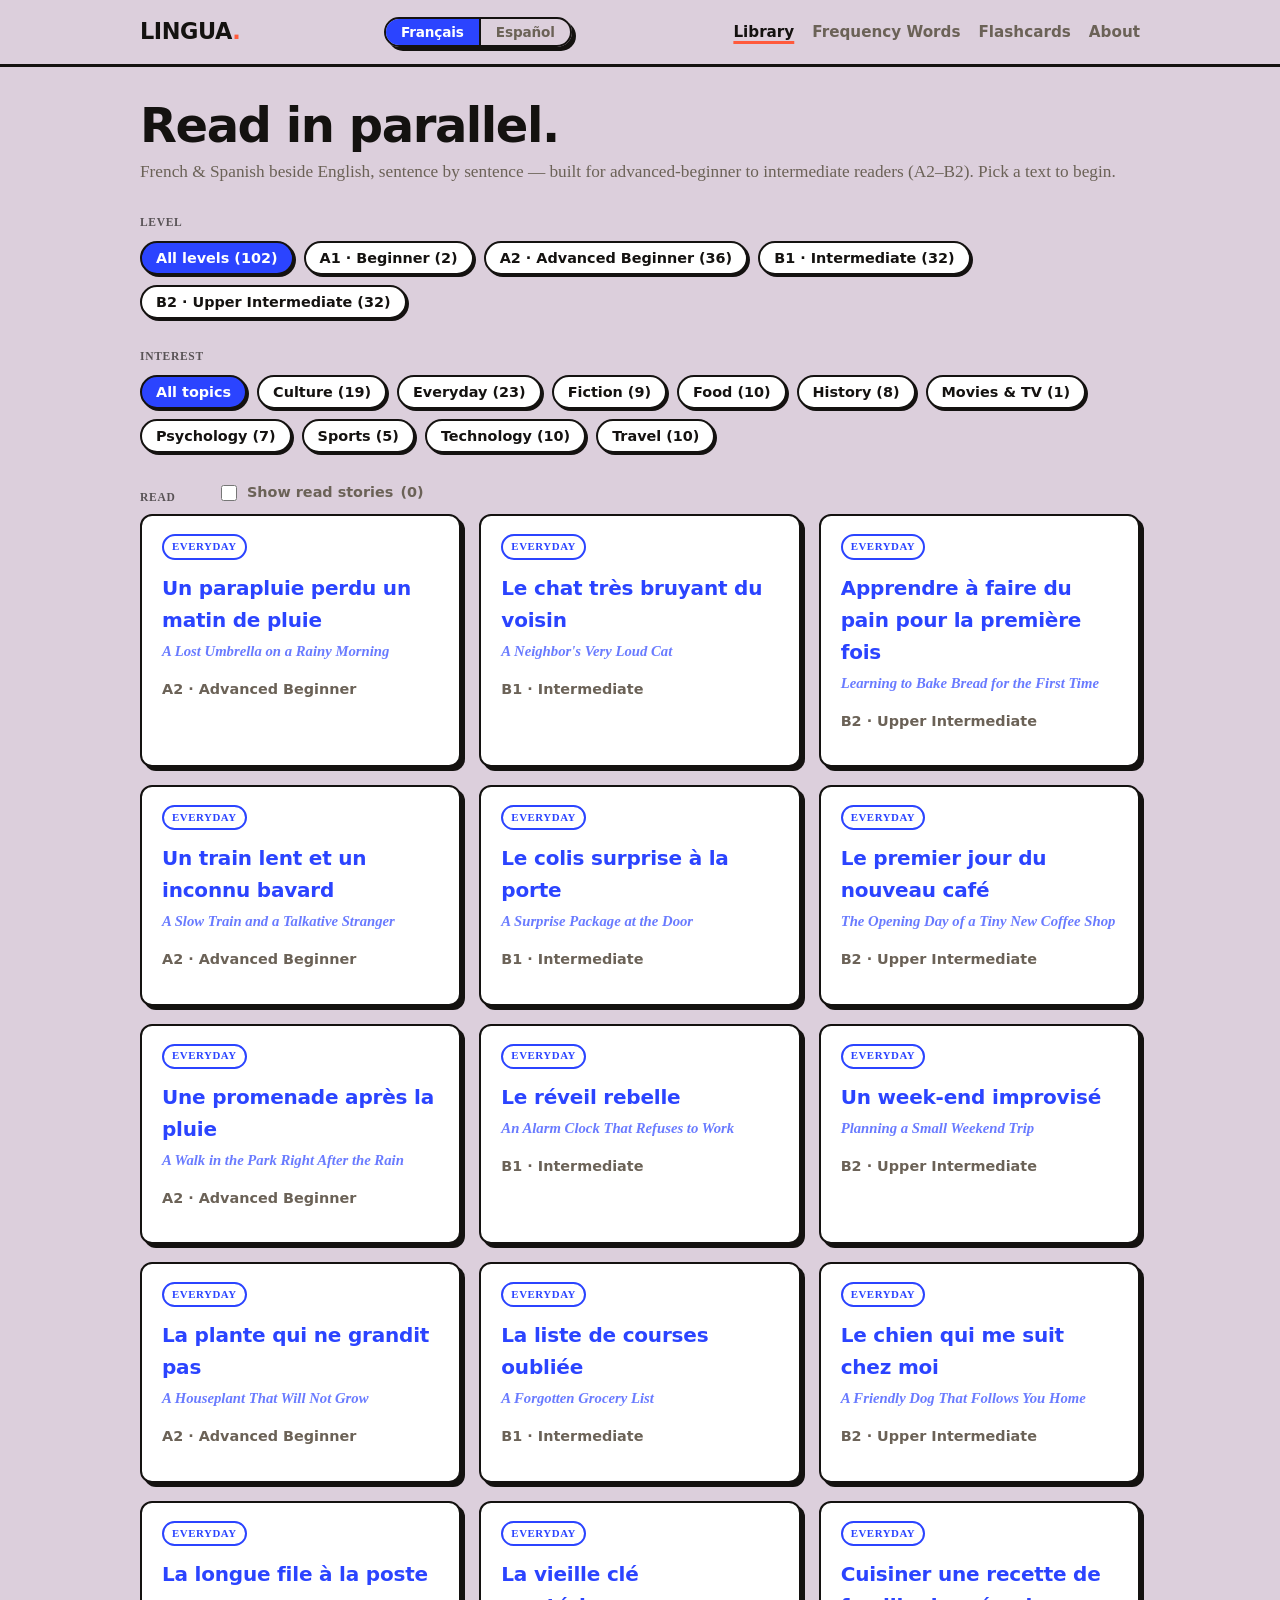
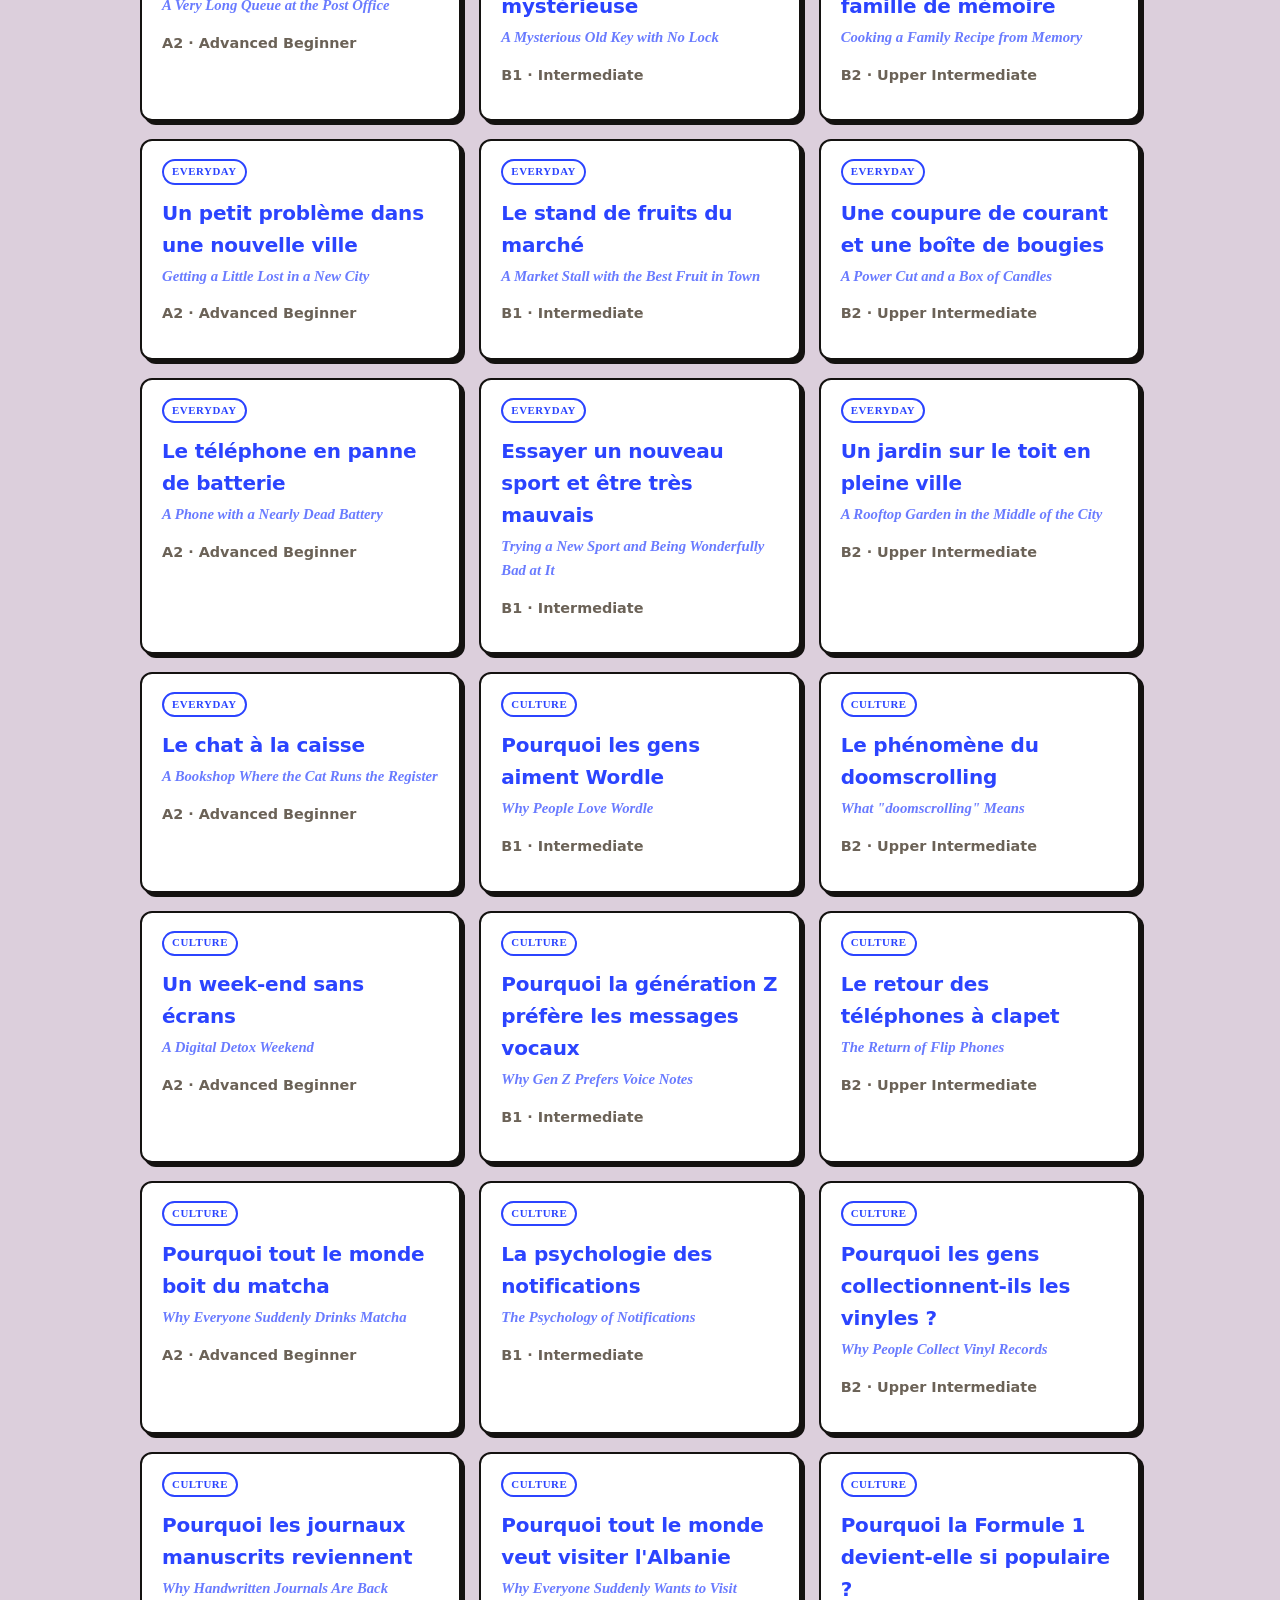
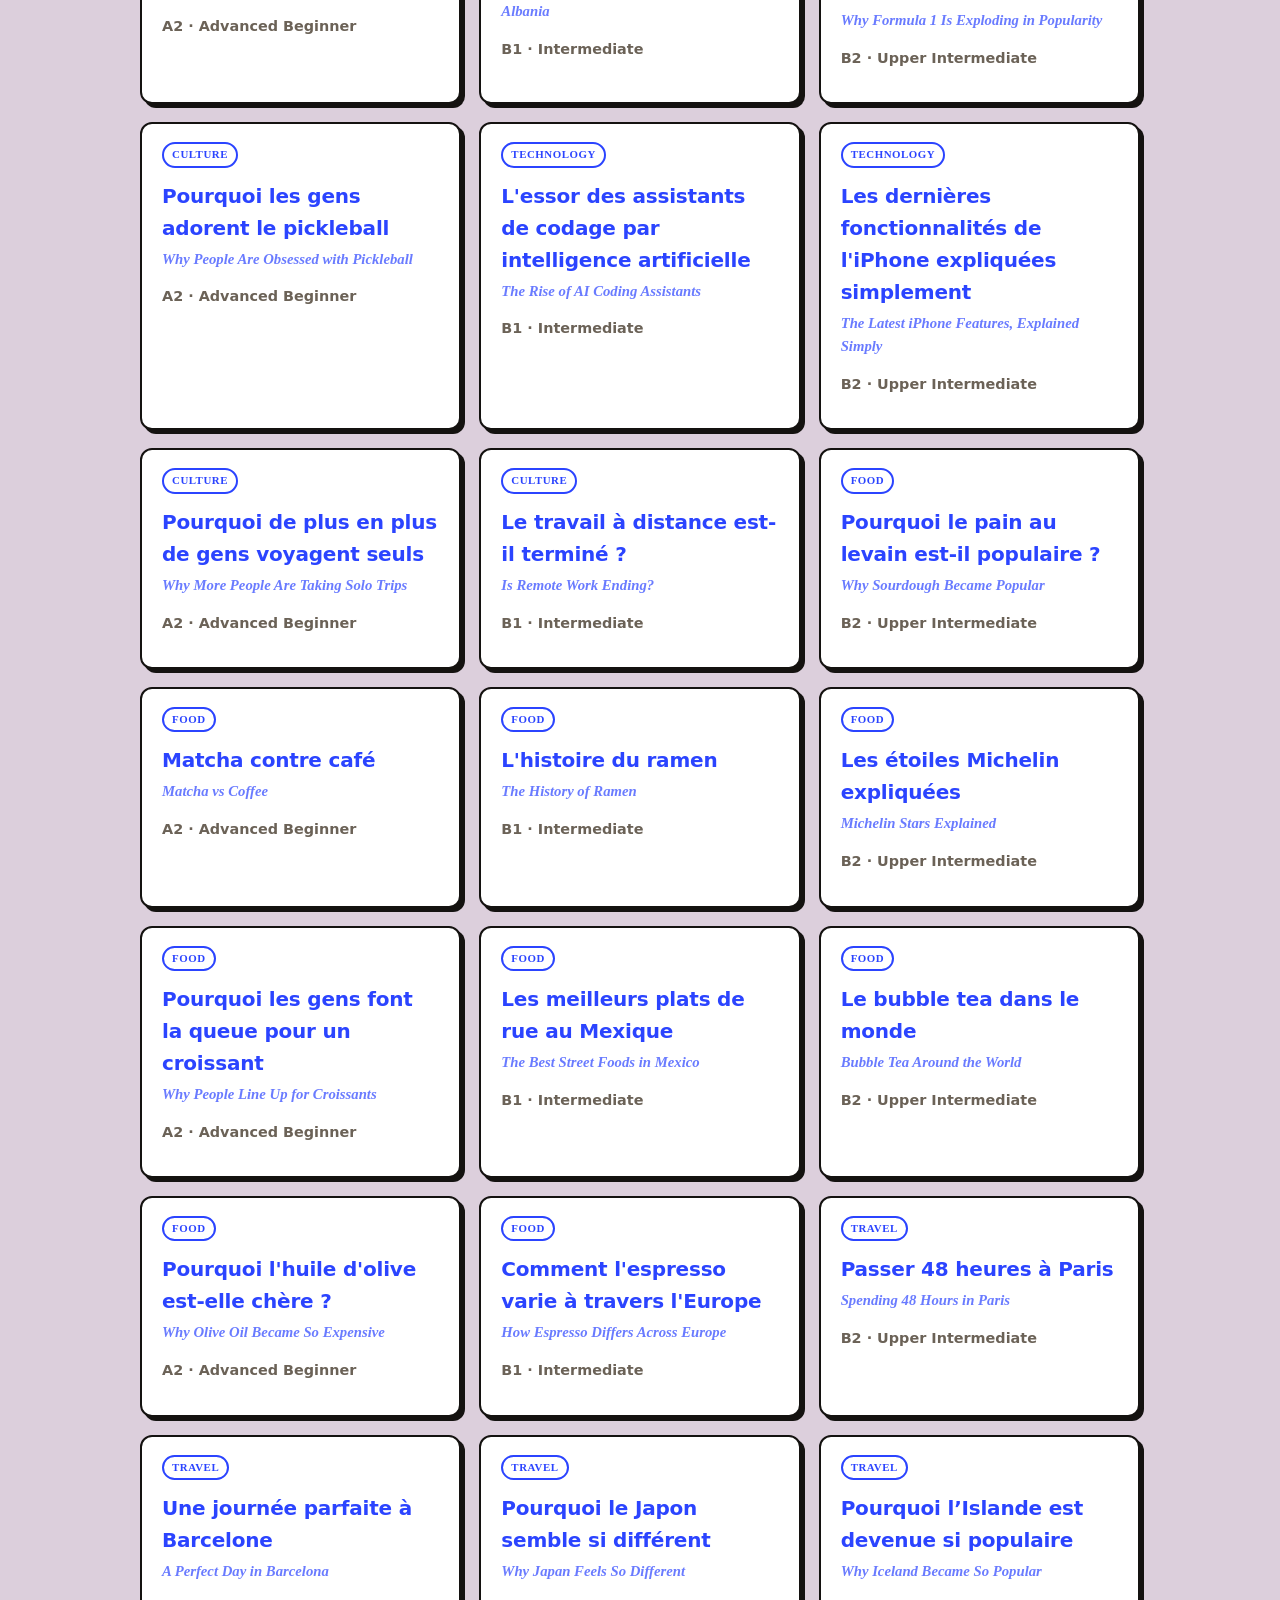
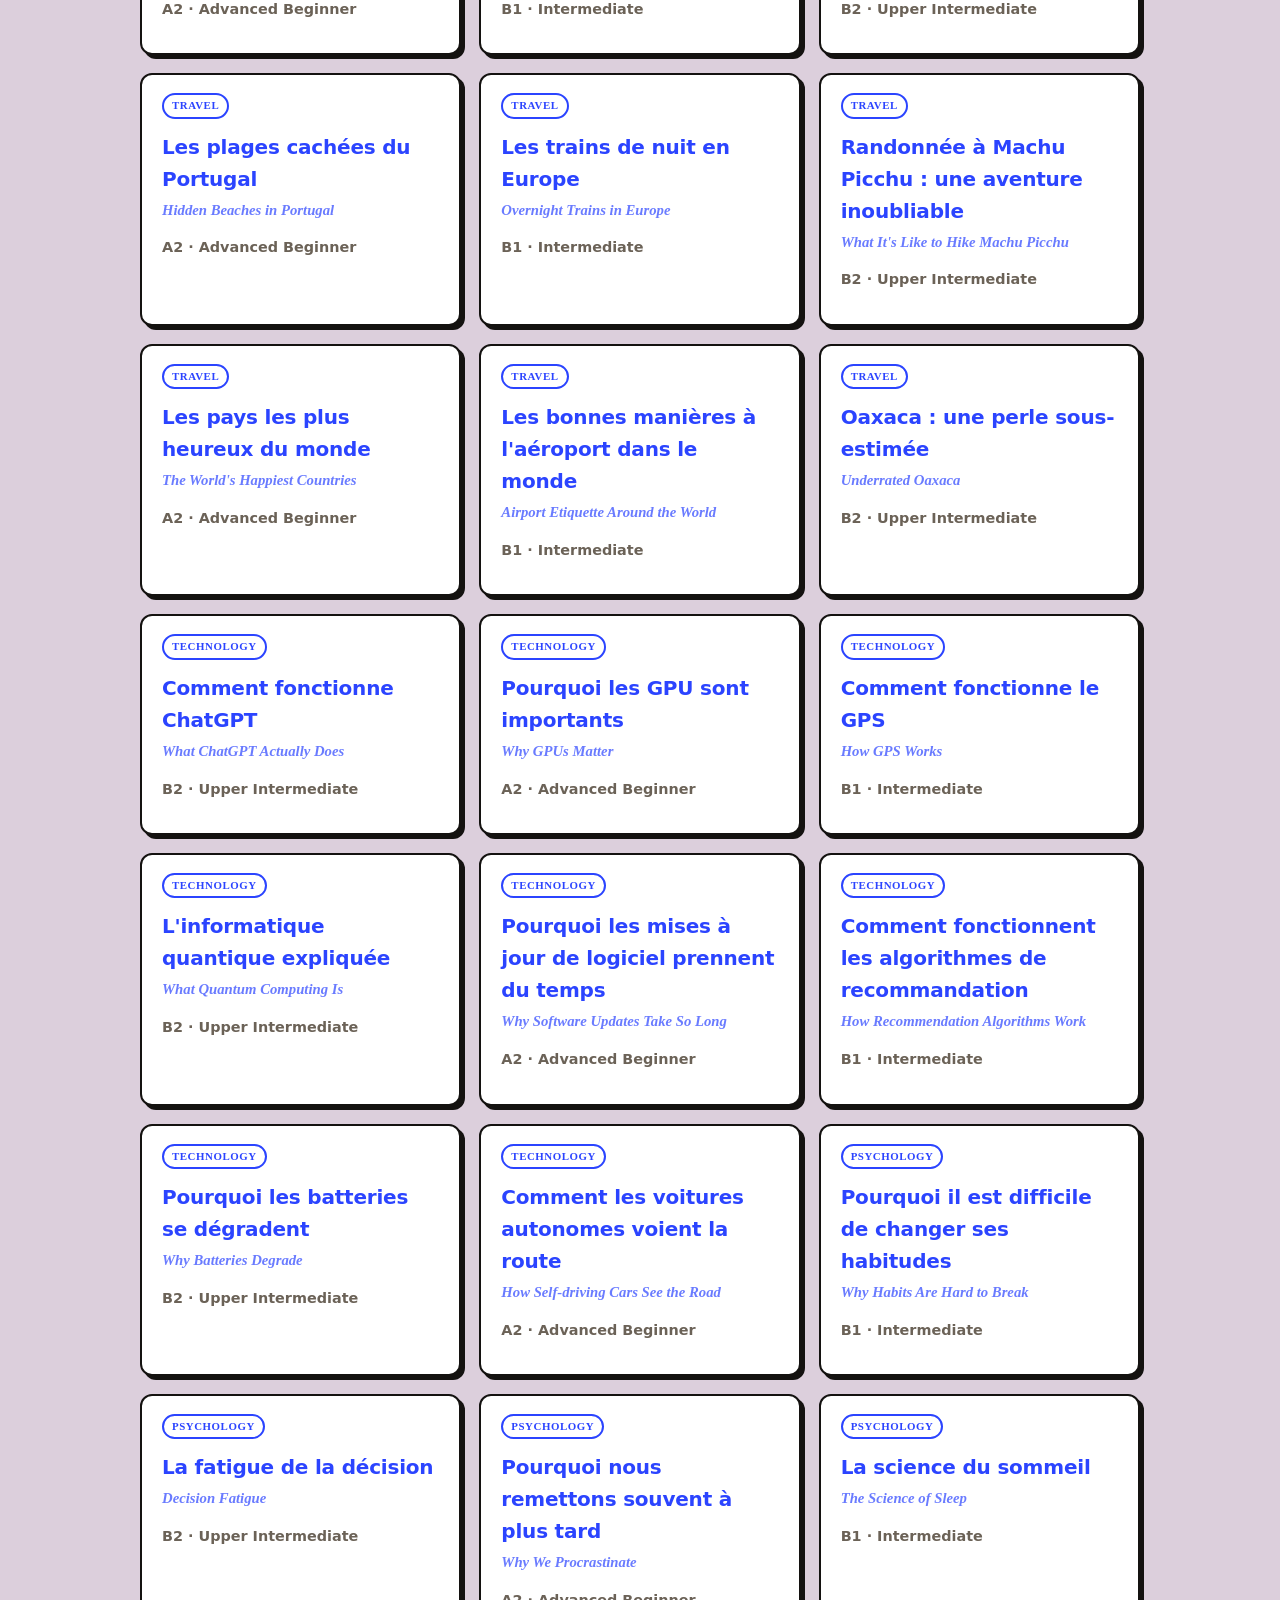
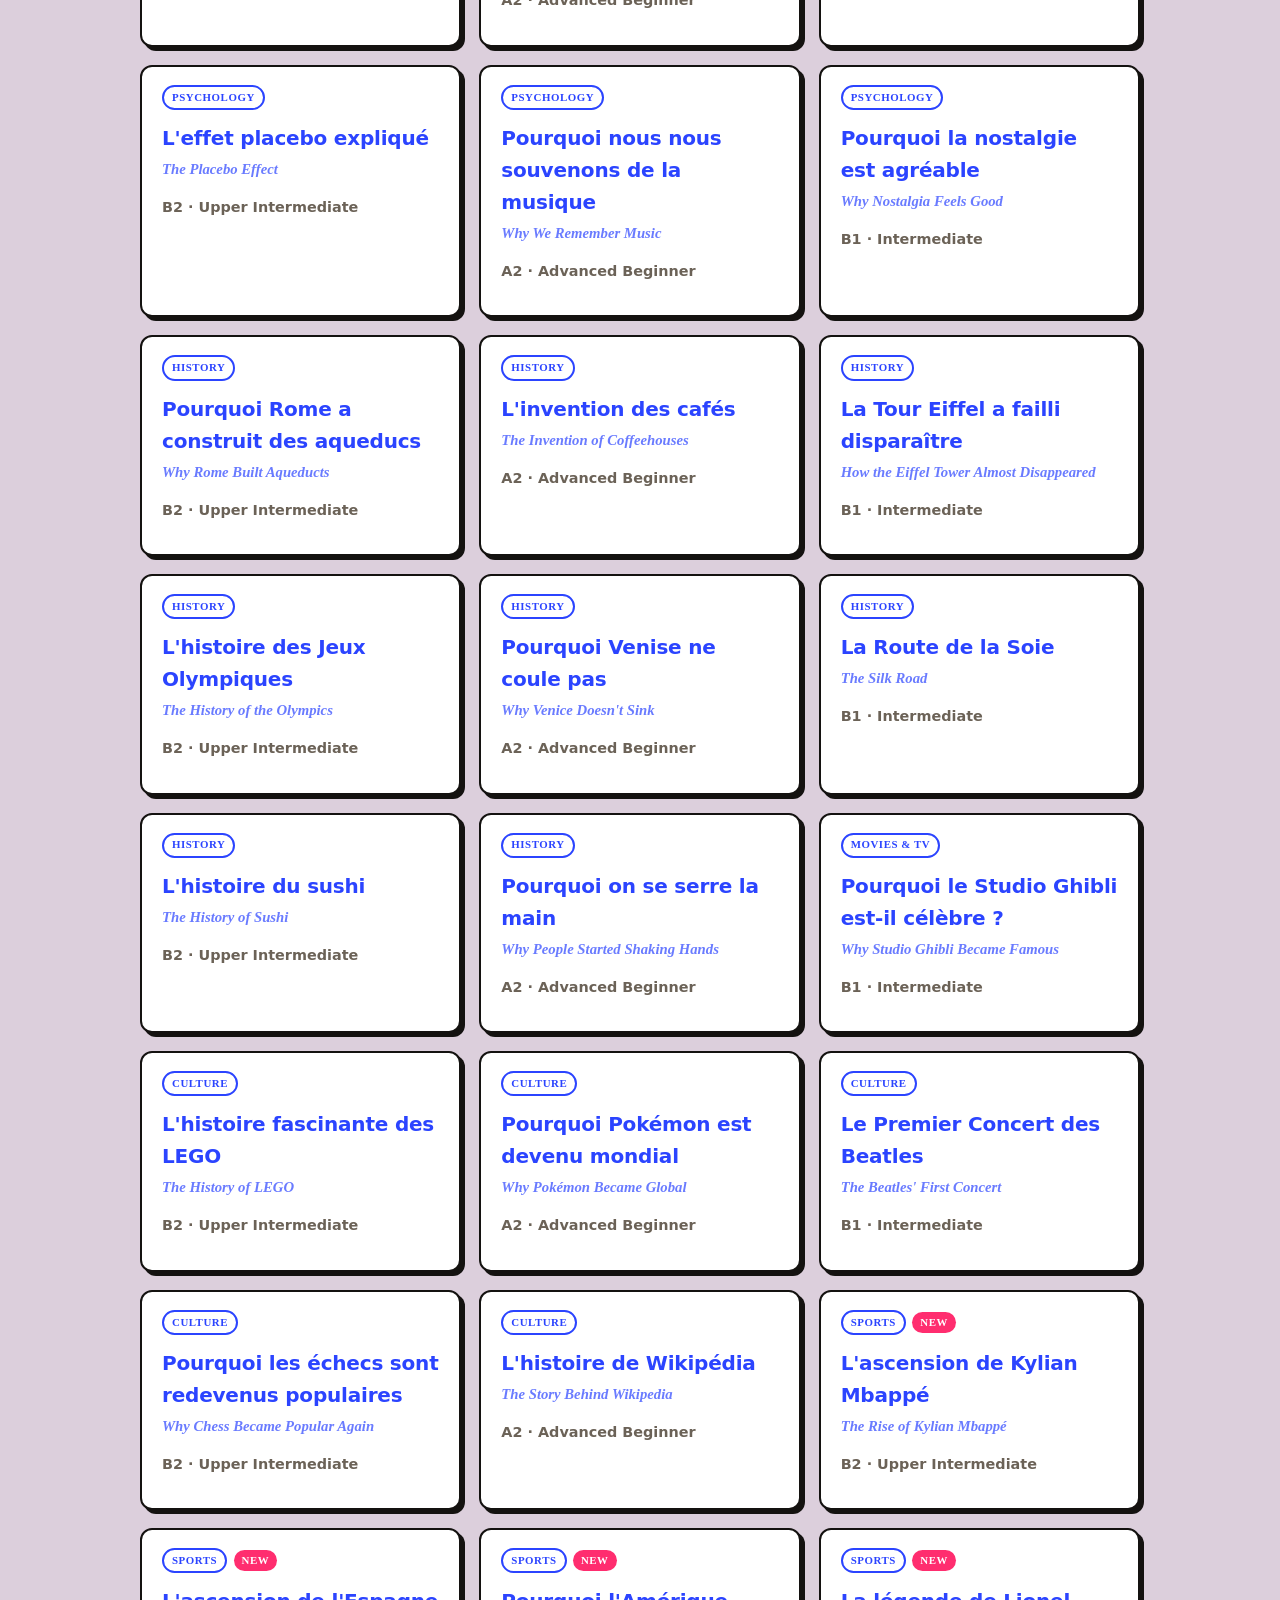
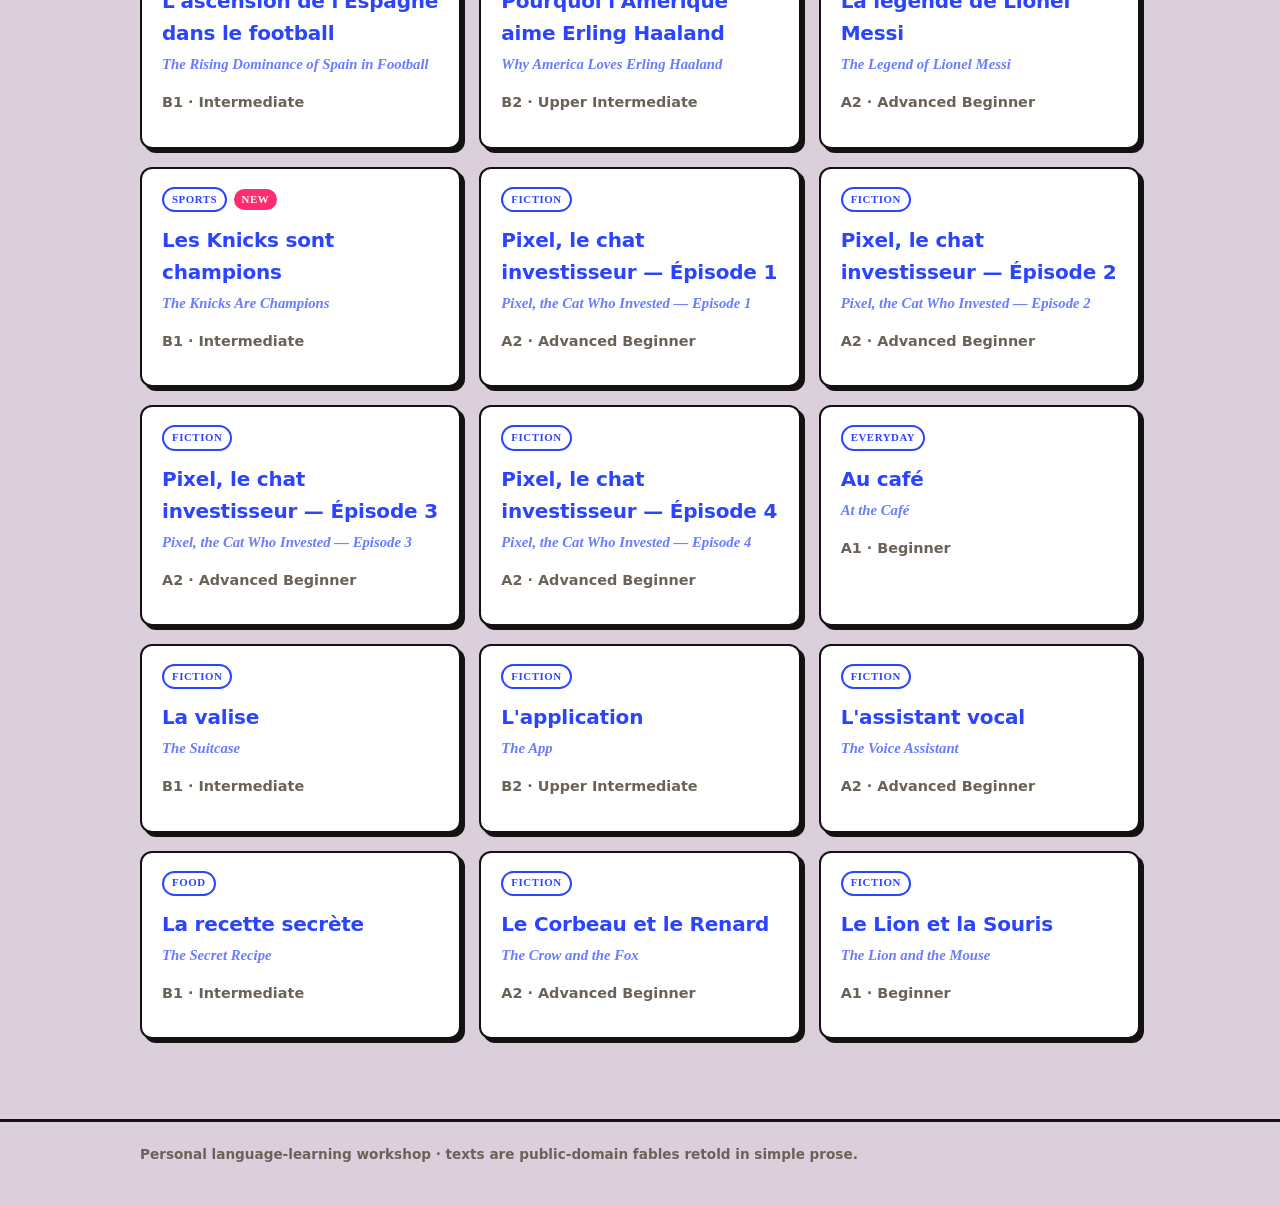
<file: index.html>
<!DOCTYPE html>
<html lang="en">
<head>
  <meta charset="UTF-8" />
  <meta name="viewport" content="width=device-width, initial-scale=1.0" />
  <title>Lingua — Parallel Reading</title>

  <meta name="description" content="Read short French and Spanish texts side by side with English, sentence by sentence. Filter by level (A1–B2) and interest — a free, no-signup reader for advanced-beginner to intermediate learners." />
  <link rel="canonical" href="https://pradnya.dev/lingua/" />
  <link rel="icon" type="image/svg+xml" href="favicon.svg" />
  <meta name="theme-color" content="#dccfdc" />
  <meta property="og:type" content="website" />
  <meta property="og:site_name" content="Lingua" />
  <meta property="og:title" content="Lingua — Parallel Reading in French &amp; Spanish" />
  <meta property="og:description" content="Read short French and Spanish texts side by side with English, sentence by sentence. Filter by level (A1–B2) and interest — a free, no-signup reader for advanced-beginner to intermediate learners." />
  <meta property="og:url" content="https://pradnya.dev/lingua/" />
  <meta property="og:image" content="https://pradnya.dev/lingua/og-image.png" />
  <meta property="og:image:width" content="1200" />
  <meta property="og:image:height" content="630" />
  <meta property="og:locale" content="en_US" />
  <meta name="twitter:card" content="summary_large_image" />
  <meta name="twitter:title" content="Lingua — Parallel Reading in French &amp; Spanish" />
  <meta name="twitter:description" content="Read short French and Spanish texts side by side with English, sentence by sentence. Filter by level (A1–B2) and interest — a free, no-signup reader for advanced-beginner to intermediate learners." />
  <meta name="twitter:image" content="https://pradnya.dev/lingua/og-image.png" />
  <link rel="stylesheet" href="css/style.css?v=7" />
  <style>
    .filter-row { display: flex; align-items: baseline; gap: .6rem; flex-wrap: wrap; margin-bottom: .5rem; }
    .filter-label { font-weight: 800; text-transform: uppercase; letter-spacing: .06em;
                    font-size: .72rem; opacity: .65; min-width: 4.2rem; }
    .card-top { display: flex; align-items: center; gap: .4rem; flex-wrap: wrap; margin-bottom: .55rem; }
    .section-tag { font-size: .68rem; font-weight: 800; text-transform: uppercase; letter-spacing: .05em;
                   padding: .12rem .5rem; border: 2px solid currentColor; border-radius: 999px; }
    .new-tag { font-size: .68rem; font-weight: 900; text-transform: uppercase; letter-spacing: .05em;
               padding: .12rem .5rem; border-radius: 999px; background: #ff2d6f; color: #fff; }
    .card .en-title { margin: .1rem 0 0; font-style: italic; opacity: .7; font-size: .92rem; }
    .read-flag { margin-left: auto; font-family: system-ui, sans-serif; font-size: .68rem;
                 font-weight: 800; letter-spacing: .03em; padding: .14rem .55rem; border-radius: 999px;
                 background: var(--ink); color: var(--surface); }
    .card.is-read { opacity: .58; }
    .card.is-read:hover { opacity: 1; }
    .show-read { font-family: system-ui, sans-serif; font-size: .9rem; font-weight: 600;
                 color: var(--muted); display: inline-flex; align-items: center; gap: .45rem; cursor: pointer; }
    .show-read input { width: 16px; height: 16px; accent-color: var(--accent); }
  </style>
</head>
<body>
  <header class="site-header">
    <div class="wrap">
      <div class="brand">Lingua<span>.</span></div>
      <nav class="nav" data-nav></nav>
    </div>
  </header>

  <main>
    <div class="wrap">
      <h1>Read in parallel.</h1>
      <p class="subtitle">French &amp; Spanish beside English, sentence by sentence — built for advanced-beginner to intermediate readers (A2–B2). Pick a text to begin.</p>

      <div class="filter-row"><span class="filter-label">Level</span><div class="chipbar" id="level-bar"></div></div>
      <div class="filter-row"><span class="filter-label">Interest</span><div class="chipbar" id="section-bar"></div></div>
      <div class="filter-row" id="read-row" hidden><span class="filter-label">Read</span>
        <label class="show-read"><input type="checkbox" id="show-read" /> Show read stories <span id="read-count"></span></label>
      </div>
      <div id="library"></div>
    </div>
  </main>

  <footer>
    <div class="wrap">Personal language-learning workshop · texts are public-domain fables retold in simple prose.</div>
  </footer>

  <script src="data/texts.js?v=7"></script>
  <script src="data/daily.js?v=7"></script>
  <script src="data/generated.js?v=7"></script>
  <script src="js/app.js?v=7"></script>
  <script>
    (function () {
      const esc = (s) => String(s == null ? "" : s).replace(/[&<>"']/g, (c) =>
        ({ "&": "&amp;", "<": "&lt;", ">": "&gt;", '"': "&quot;", "'": "&#39;" }[c]));
      const texts = (window.TEXTS || []).filter((t) => t.lang === window.LANG);
      const lib = document.getElementById("library");
      const levelBar = document.getElementById("level-bar");
      const sectionBar = document.getElementById("section-bar");
      const readRow = document.getElementById("read-row");
      const showReadEl = document.getElementById("show-read");
      const readCountEl = document.getElementById("read-count");

      const LEVEL_ORDER = ["A1", "A2", "B1", "B2", "C1", "C2"];
      const levels = LEVEL_ORDER.filter((l) => texts.some((t) => t.level === l));
      const sections = Array.from(new Set(texts.map((t) => t.section).filter(Boolean))).sort();

      let level = "all";
      let section = "all";
      let showRead = false; // read stories are hidden by default

      function matches(t) {
        return (level === "all" || t.level === level) &&
               (section === "all" || t.section === section) &&
               (showRead || !window.isRead(t.id));
      }

      function card(t) {
        const read = window.isRead(t.id);
        const a = document.createElement("a");
        a.className = "card" + (read ? " is-read" : "");
        a.href = "reader.html?id=" + encodeURIComponent(t.id);
        a.innerHTML =
          '<div class="card-top">' +
            (t.section ? '<span class="section-tag">' + esc(t.section) + '</span>' : '') +
            (t.new ? '<span class="new-tag">New</span>' : '') +
            (read ? '<span class="read-flag">✓ Read</span>' : '') +
          '</div>' +
          '<h3>' + esc(t.title) + '</h3>' +
          (t.en_title ? '<p class="en-title">' + esc(t.en_title) + '</p>' : '') +
          '<p class="meta">' + esc(window.levelText(t.level)) + '</p>';
        return a;
      }

      function render() {
        levelBar.querySelectorAll(".chip").forEach((c) => c.classList.toggle("on", c.dataset.val === level));
        sectionBar.querySelectorAll(".chip").forEach((c) => c.classList.toggle("on", c.dataset.val === section));

        const readCount = texts.filter((t) => window.isRead(t.id)).length;
        readRow.hidden = readCount === 0;
        readCountEl.textContent = "(" + readCount + ")";

        const shown = texts.filter(matches);
        lib.innerHTML = "";
        if (!shown.length) {
          const hiddenByRead = !showRead && texts.filter((t) => window.isRead(t.id))
            .some((t) => (level === "all" || t.level === level) && (section === "all" || t.section === section));
          lib.innerHTML = hiddenByRead
            ? '<p class="empty">All read here — tick “Show read stories” to see them again.</p>'
            : '<p class="empty">No texts match these filters yet.</p>';
          return;
        }
        const grid = document.createElement("div");
        grid.className = "card-grid";
        shown.forEach((t) => grid.appendChild(card(t)));
        lib.appendChild(grid);
      }

      showReadEl.addEventListener("change", () => { showRead = showReadEl.checked; render(); });

      function chip(bar, val, label, onPick) {
        const b = document.createElement("button");
        b.className = "chip";
        b.dataset.val = val;
        b.textContent = label;
        b.addEventListener("click", () => { onPick(val); render(); });
        bar.appendChild(b);
      }

      chip(levelBar, "all", "All levels (" + texts.length + ")", (v) => { level = v; });
      levels.forEach((l) =>
        chip(levelBar, l, window.levelText(l) + " (" + texts.filter((t) => t.level === l).length + ")", (v) => { level = v; }));

      chip(sectionBar, "all", "All topics", (v) => { section = v; });
      sections.forEach((s) =>
        chip(sectionBar, s, s + " (" + texts.filter((t) => t.section === s).length + ")", (v) => { section = v; }));

      render();
    })();
  </script>
</body>
</html>
</file>
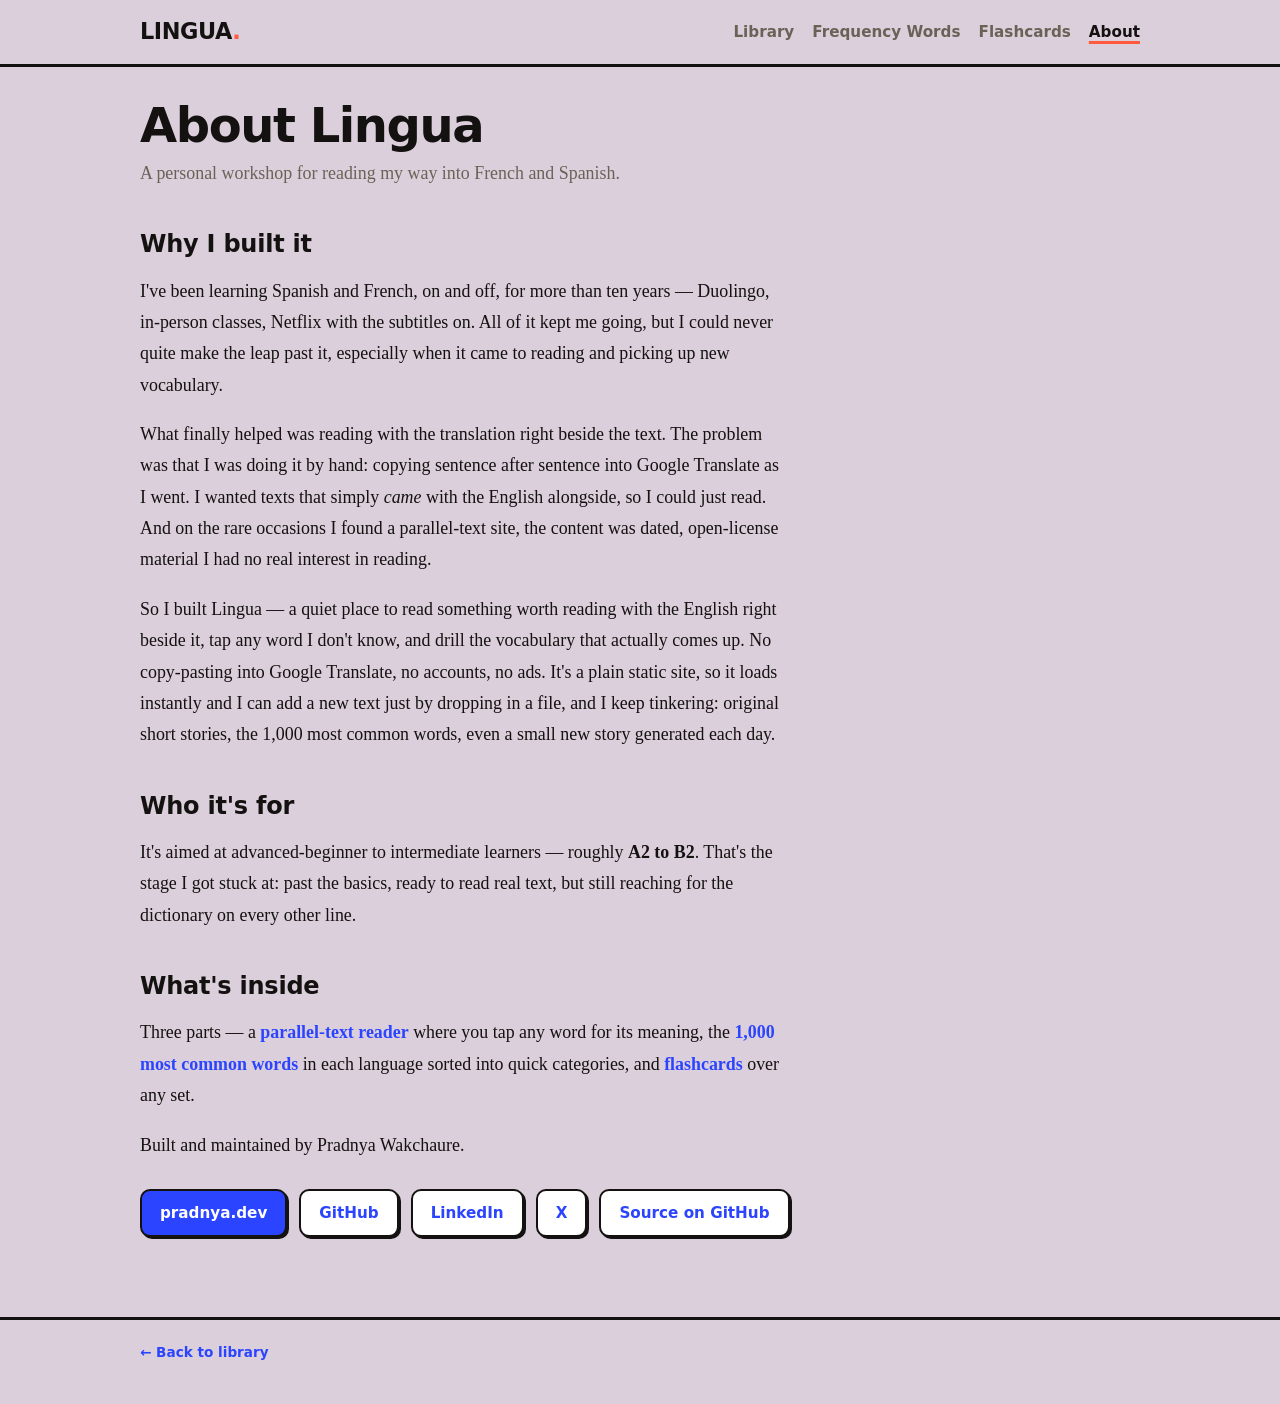
<file: about.html>
<!DOCTYPE html>
<html lang="en">
<head>
  <meta charset="UTF-8" />
  <meta name="viewport" content="width=device-width, initial-scale=1.0" />
  <title>About — Lingua</title>

  <meta name="description" content="About Lingua — a small, free, open-source site for learning French and Spanish through parallel reading, the 1,000 most common words, and flashcards." />
  <link rel="canonical" href="https://pradnya.dev/lingua/about.html" />
  <link rel="icon" type="image/svg+xml" href="favicon.svg" />
  <meta name="theme-color" content="#dccfdc" />
  <meta property="og:type" content="website" />
  <meta property="og:site_name" content="Lingua" />
  <meta property="og:title" content="About — Lingua" />
  <meta property="og:description" content="About Lingua — a small, free, open-source site for learning French and Spanish through parallel reading, the 1,000 most common words, and flashcards." />
  <meta property="og:url" content="https://pradnya.dev/lingua/about.html" />
  <meta property="og:image" content="https://pradnya.dev/lingua/og-image.png" />
  <meta property="og:image:width" content="1200" />
  <meta property="og:image:height" content="630" />
  <meta property="og:locale" content="en_US" />
  <meta name="twitter:card" content="summary_large_image" />
  <meta name="twitter:title" content="About — Lingua" />
  <meta name="twitter:description" content="About Lingua — a small, free, open-source site for learning French and Spanish through parallel reading, the 1,000 most common words, and flashcards." />
  <meta name="twitter:image" content="https://pradnya.dev/lingua/og-image.png" />
  <link rel="stylesheet" href="css/style.css?v=7" />
  <style>
    .about p { max-width: 640px; font-size: 1.12rem; line-height: 1.75; margin: 0 0 18px; }
    .about h2 { font-family: system-ui, sans-serif; font-size: 1.5rem; font-weight: 800; letter-spacing: -.01em; margin: 36px 0 12px; }
    .about-links { display: flex; flex-wrap: wrap; gap: 12px; margin-top: 28px; }
    .about-link {
      display: inline-flex; align-items: center;
      padding: 10px 18px; border: 2px solid var(--ink); border-radius: 10px;
      background: var(--surface); font-family: system-ui, sans-serif; font-size: .95rem; font-weight: 700;
      box-shadow: 2px 2px 0 var(--ink); transition: transform .08s ease, box-shadow .08s ease;
    }
    .about-link:hover { transform: translate(-1px, -1px); box-shadow: 3px 3px 0 var(--ink); text-decoration: none; }
    .about-link:active { transform: translate(2px, 2px); box-shadow: 0 0 0 var(--ink); }
    .about-link.primary { background: var(--accent); color: #fff; }
  </style>
</head>
<body>
  <header class="site-header">
    <div class="wrap">
      <div class="brand"><a href="index.html" style="color:inherit">Lingua<span>.</span></a></div>
      <nav class="nav" data-nav></nav>
    </div>
  </header>

  <main>
    <div class="wrap about">
      <h1>About Lingua</h1>
      <p class="subtitle">A personal workshop for reading my way into French and Spanish.</p>

      <h2>Why I built it</h2>
      <p>I've been learning Spanish and French, on and off, for more than ten years — Duolingo, in-person classes, Netflix with the subtitles on. All of it kept me going, but I could never quite make the leap past it, especially when it came to reading and picking up new vocabulary.</p>
      <p>What finally helped was reading with the translation right beside the text. The problem was that I was doing it by hand: copying sentence after sentence into Google Translate as I went. I wanted texts that simply <em>came</em> with the English alongside, so I could just read. And on the rare occasions I found a parallel-text site, the content was dated, open-license material I had no real interest in reading.</p>
      <p>So I built Lingua — a quiet place to read something worth reading with the English right beside it, tap any word I don't know, and drill the vocabulary that actually comes up. No copy-pasting into Google Translate, no accounts, no ads. It's a plain static site, so it loads instantly and I can add a new text just by dropping in a file, and I keep tinkering: original short stories, the 1,000 most common words, even a small new story generated each day.</p>

      <h2>Who it's for</h2>
      <p>It's aimed at advanced-beginner to intermediate learners — roughly <strong>A2 to B2</strong>. That's the stage I got stuck at: past the basics, ready to read real text, but still reaching for the dictionary on every other line.</p>

      <h2>What's inside</h2>
      <p>Three parts — a <a href="index.html">parallel-text reader</a> where you tap any word for its meaning, the <a href="vocab.html">1,000 most common words</a> in each language sorted into quick categories, and <a href="flashcards.html">flashcards</a> over any set.</p>
      <p>Built and maintained by Pradnya Wakchaure.</p>

      <div class="about-links">
        <a class="about-link primary" href="https://pradnya.dev" target="_blank" rel="noopener">pradnya.dev</a>
        <a class="about-link" href="https://github.com/pradnyaw25" target="_blank" rel="noopener">GitHub</a>
        <a class="about-link" href="https://www.linkedin.com/in/pradnyaw25/" target="_blank" rel="noopener">LinkedIn</a>
        <a class="about-link" href="https://x.com/pradnyaw25" target="_blank" rel="noopener">X</a>
        <a class="about-link" href="https://github.com/pradnyaw25/lingua" target="_blank" rel="noopener">Source on GitHub</a>
      </div>
    </div>
  </main>

  <footer>
    <div class="wrap"><a href="index.html">← Back to library</a></div>
  </footer>

  <script src="js/app.js?v=7"></script>
</body>
</html>
</file>
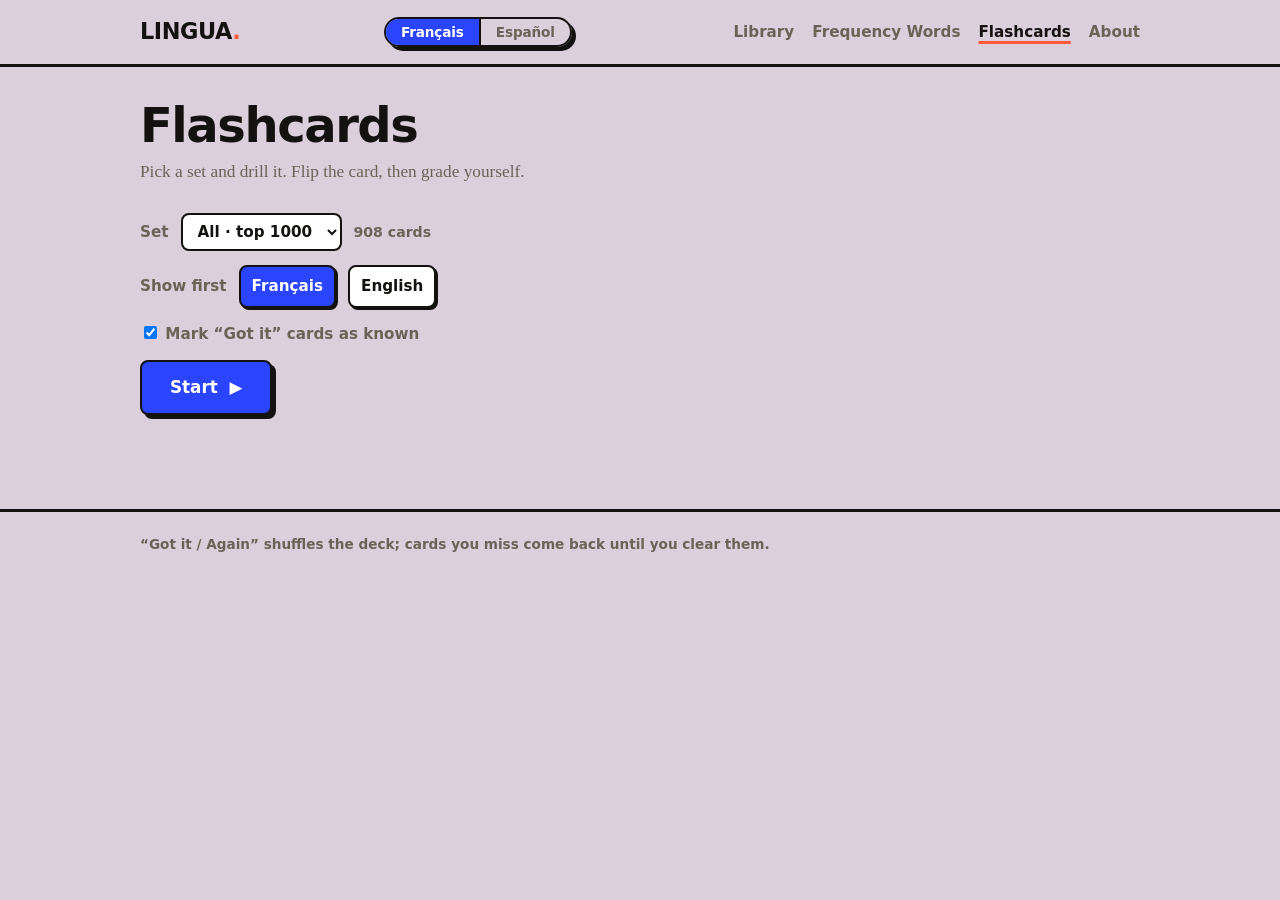
<file: flashcards.html>
<!DOCTYPE html>
<html lang="en">
<head>
  <meta charset="UTF-8" />
  <meta name="viewport" content="width=device-width, initial-scale=1.0" />
  <title>Flashcards — Lingua</title>

  <meta name="description" content="Study French and Spanish vocabulary with flip-card decks — the 1,000-word frequency list or any category. Direction toggle and keyboard shortcuts." />
  <link rel="canonical" href="https://pradnya.dev/lingua/flashcards.html" />
  <link rel="icon" type="image/svg+xml" href="favicon.svg" />
  <meta name="theme-color" content="#dccfdc" />
  <meta property="og:type" content="website" />
  <meta property="og:site_name" content="Lingua" />
  <meta property="og:title" content="Flashcards — Lingua" />
  <meta property="og:description" content="Study French and Spanish vocabulary with flip-card decks — the 1,000-word frequency list or any category. Direction toggle and keyboard shortcuts." />
  <meta property="og:url" content="https://pradnya.dev/lingua/flashcards.html" />
  <meta property="og:image" content="https://pradnya.dev/lingua/og-image.png" />
  <meta property="og:image:width" content="1200" />
  <meta property="og:image:height" content="630" />
  <meta property="og:locale" content="en_US" />
  <meta name="twitter:card" content="summary_large_image" />
  <meta name="twitter:title" content="Flashcards — Lingua" />
  <meta name="twitter:description" content="Study French and Spanish vocabulary with flip-card decks — the 1,000-word frequency list or any category. Direction toggle and keyboard shortcuts." />
  <meta name="twitter:image" content="https://pradnya.dev/lingua/og-image.png" />
  <link rel="stylesheet" href="css/style.css?v=7" />
</head>
<body>
  <header class="site-header">
    <div class="wrap">
      <div class="brand"><a href="index.html" style="color:inherit">Lingua<span>.</span></a></div>
      <nav class="nav" data-nav></nav>
    </div>
  </header>

  <main>
    <div class="wrap">
      <h1>Flashcards</h1>
      <p class="subtitle">Pick a set and drill it. Flip the card, then grade yourself.</p>

      <!-- SETUP -->
      <section id="fc-setup">
        <div class="toolbar">
          <div id="fc-lang" style="display:flex;gap:8px"></div>
        </div>
        <div class="fc-row">
          <label for="fc-set">Set</label>
          <select id="fc-set"></select>
          <span id="fc-count" class="fc-hint"></span>
        </div>
        <div class="fc-row">
          <label>Show first</label>
          <button class="btn on" id="fc-dir-target"></button>
          <button class="btn" id="fc-dir-en">English</button>
        </div>
        <div class="fc-row">
          <label><input type="checkbox" id="fc-mark" checked /> Mark “Got it” cards as known</label>
        </div>
        <div class="fc-row">
          <button class="btn btn-start" id="fc-start">Start &nbsp;▶</button>
        </div>
      </section>

      <!-- SESSION -->
      <section id="fc-session" class="hidden">
        <p class="fc-progress" id="fc-progress"></p>
        <div class="card3d" id="fc-card">
          <div class="card-inner">
            <div class="face front"><span class="lbl" id="fc-front-lbl"></span><span class="term" id="fc-front"></span></div>
            <div class="face back"><span class="lbl" id="fc-back-lbl"></span><span class="term" id="fc-back"></span></div>
          </div>
        </div>
        <p class="fc-hint fc-center">Click the card or press <kbd>Space</kbd> to flip · <kbd>←</kbd> Again · <kbd>→</kbd> Got it</p>
        <div class="fc-controls">
          <button class="btn btn-again" id="fc-again">↺ Again</button>
          <button class="btn btn-got" id="fc-got">✓ Got it</button>
        </div>
        <p class="fc-center"><button class="btn btn-quiet" id="fc-exit">End session</button></p>
      </section>

      <!-- DONE -->
      <section id="fc-done" class="hidden">
        <div class="fc-done-card">
          <div class="fc-done-emoji">🎉</div>
          <p class="fc-done-text" id="fc-summary"></p>
          <div class="fc-controls">
            <button class="btn btn-got" id="fc-restart">Study again</button>
            <button class="btn" id="fc-new">Pick another set</button>
          </div>
        </div>
      </section>
    </div>
  </main>

  <footer>
    <div class="wrap">“Got it / Again” shuffles the deck; cards you miss come back until you clear them.</div>
  </footer>

  <script src="data/vocab.js?v=7"></script>
  <script src="data/categories.js?v=7"></script>
  <script src="js/app.js?v=7"></script>
  <script src="js/flashcards.js?v=7"></script>
</body>
</html>
</file>
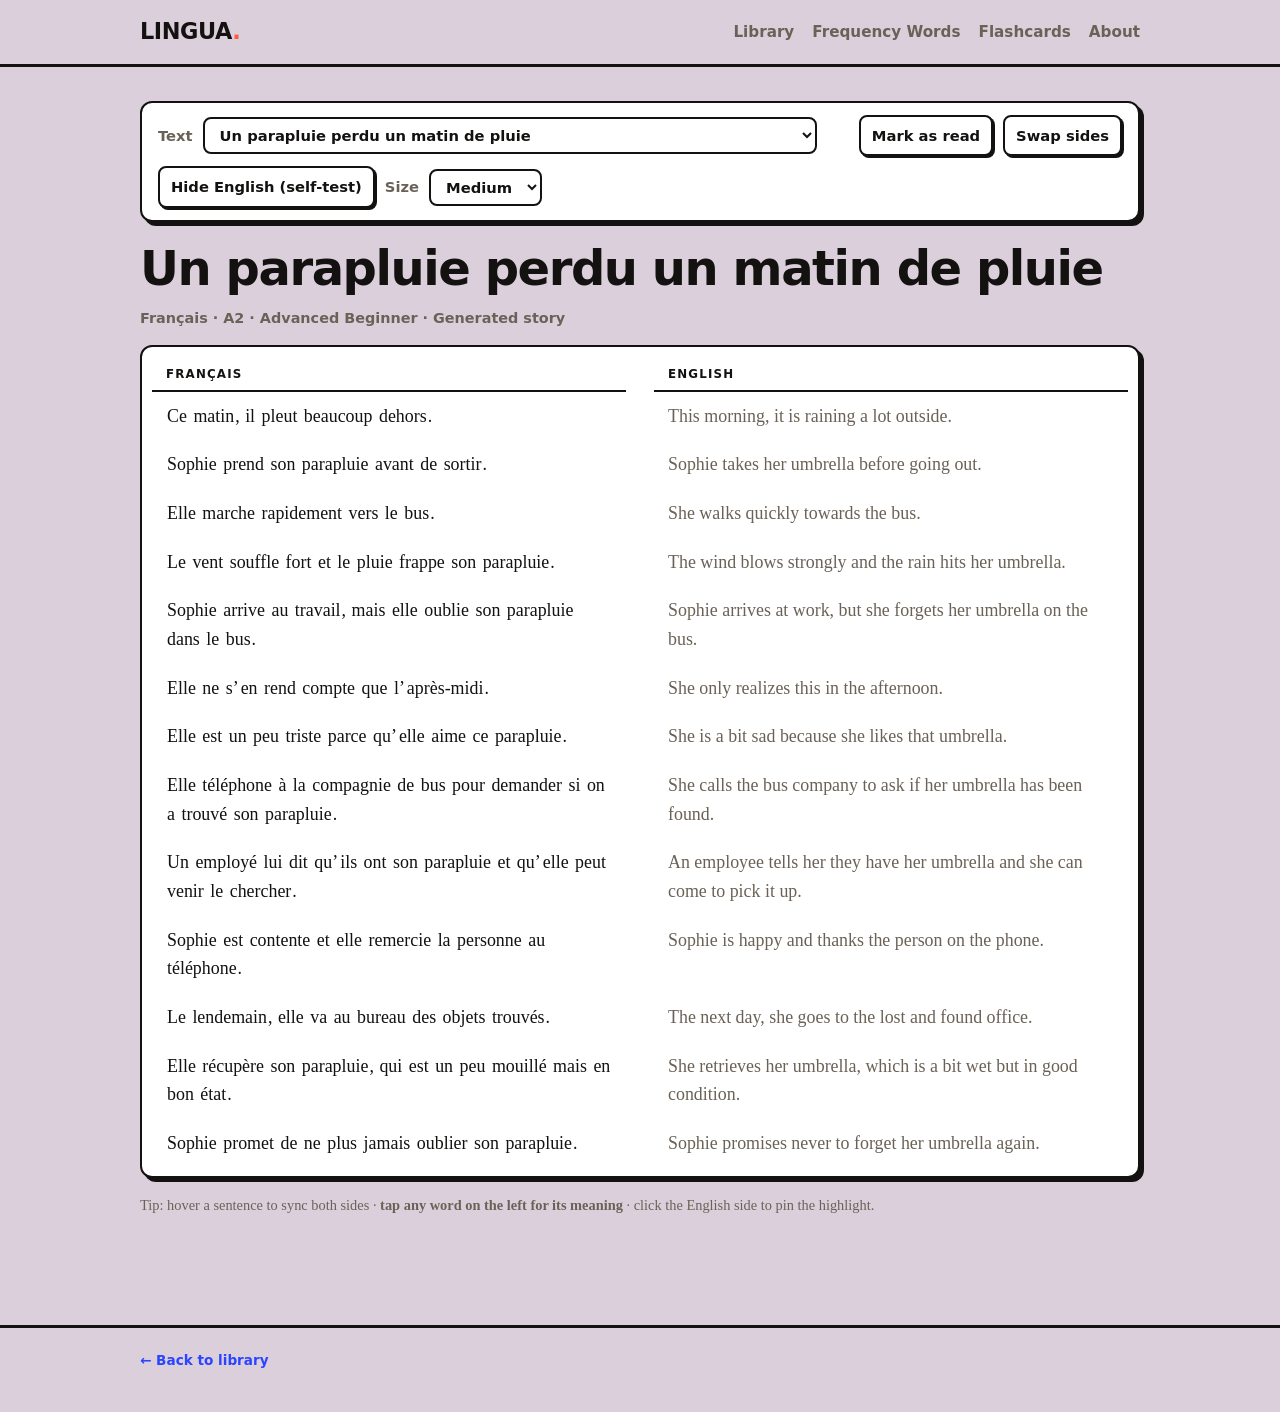
<file: reader.html>
<!DOCTYPE html>
<html lang="en">
<head>
  <meta charset="UTF-8" />
  <meta name="viewport" content="width=device-width, initial-scale=1.0" />
  <title>Reader — Lingua</title>

  <meta name="description" content="Read French and Spanish texts in parallel with English, sentence by sentence. Tap any word in the target column for its meaning." />
  <link rel="canonical" href="https://pradnya.dev/lingua/reader.html" />
  <link rel="icon" type="image/svg+xml" href="favicon.svg" />
  <meta name="theme-color" content="#dccfdc" />
  <meta property="og:type" content="website" />
  <meta property="og:site_name" content="Lingua" />
  <meta property="og:title" content="Lingua Reader — French &amp; Spanish beside English" />
  <meta property="og:description" content="Read French and Spanish texts in parallel with English, sentence by sentence. Tap any word in the target column for its meaning." />
  <meta property="og:url" content="https://pradnya.dev/lingua/reader.html" />
  <meta property="og:image" content="https://pradnya.dev/lingua/og-image.png" />
  <meta property="og:image:width" content="1200" />
  <meta property="og:image:height" content="630" />
  <meta property="og:locale" content="en_US" />
  <meta name="twitter:card" content="summary_large_image" />
  <meta name="twitter:title" content="Lingua Reader — French &amp; Spanish beside English" />
  <meta name="twitter:description" content="Read French and Spanish texts in parallel with English, sentence by sentence. Tap any word in the target column for its meaning." />
  <meta name="twitter:image" content="https://pradnya.dev/lingua/og-image.png" />
  <link rel="stylesheet" href="css/style.css?v=7" />
</head>
<body>
  <header class="site-header">
    <div class="wrap">
      <div class="brand"><a href="index.html" style="color:inherit">Lingua<span>.</span></a></div>
      <nav class="nav" data-nav></nav>
    </div>
  </header>

  <main>
    <div class="wrap">
      <div class="toolbar">
        <label for="text-select">Text</label>
        <select id="text-select"></select>
        <span class="spacer"></span>
        <button class="btn" id="btn-read" title="Remember that you've read this">Mark as read</button>
        <button class="btn" id="btn-swap" title="Put English first">Swap sides</button>
        <button class="btn" id="btn-hide-en">Hide English (self-test)</button>
        <label for="font-size">Size</label>
        <select id="font-size">
          <option value="s">Small</option>
          <option value="m" selected>Medium</option>
          <option value="l">Large</option>
        </select>
      </div>

      <div class="text-head" id="text-head"></div>
      <div class="parallel" id="parallel"></div>
      <p class="subtitle" style="margin-top:16px;font-size:.9rem">
        Tip: hover a sentence to sync both sides · <strong>tap any word on the left for its meaning</strong> · click the English side to pin the highlight.
      </p>
    </div>
  </main>

  <footer>
    <div class="wrap"><a href="index.html">← Back to library</a></div>
  </footer>

  <script src="data/texts.js?v=7"></script>
  <script src="data/daily.js?v=7"></script>
  <script src="data/generated.js?v=7"></script>
  <script src="data/dictionary.js?v=7"></script>
  <script src="js/app.js?v=7"></script>
  <script src="js/reader.js?v=7"></script>
</body>
</html>
</file>
<file: css/style.css>
:root {
  --bg: #dccfdc;
  --surface: #ffffff;
  --ink: #141210;
  --muted: #6b6257;
  --line: #141210;
  --accent: #2b44ff;
  --accent-soft: #e2e6ff;
  --accent2: #ff5a3c;
  --highlight: #ffd23f;
  --known: #b9f2cd;
  --known-ink: #0b7a38;
  --shadow-sm: 2px 2px 0 var(--ink);
  --shadow: 4px 4px 0 var(--ink);
  --shadow-lg: 6px 6px 0 var(--ink);
  --radius: 12px;
  --maxw: 1040px;
}

@media (prefers-color-scheme: dark) {
  :root {
    --bg: #14120d;
    --surface: #201d17;
    --ink: #f4efe4;
    --muted: #a89e8d;
    --line: #f4efe4;
    --accent: #8a97ff;
    --accent-soft: #2a2740;
    --accent2: #ff7a5c;
    --highlight: #6b5712;
    --known: #14361f;
    --known-ink: #7fe0a0;
  }
}

* { box-sizing: border-box; }

body {
  margin: 0;
  background: var(--bg);
  color: var(--ink);
  font-family: "Iowan Old Style", "Palatino Linotype", Palatino, Georgia, serif;
  line-height: 1.6;
  -webkit-font-smoothing: antialiased;
}

a { color: var(--accent); text-decoration: none; font-weight: 600; }
a:hover { text-decoration: underline; text-underline-offset: 3px; text-decoration-thickness: 2px; }

.wrap { max-width: var(--maxw); margin: 0 auto; padding: 0 20px; }

/* Header / nav */
.site-header {
  border-bottom: 3px solid var(--ink);
  background: var(--bg);
  position: sticky;
  top: 0;
  z-index: 10;
}
.site-header .wrap {
  display: flex;
  align-items: center;
  justify-content: space-between;
  padding-top: 14px;
  padding-bottom: 14px;
}
.brand {
  font-family: system-ui, sans-serif;
  font-size: 1.4rem;
  font-weight: 800;
  letter-spacing: -.02em;
  text-transform: uppercase;
  color: var(--ink);
}
.brand span { color: var(--accent2); }
.nav a {
  margin-left: 18px;
  color: var(--muted);
  font-family: system-ui, sans-serif;
  font-size: .95rem;
  font-weight: 600;
}
.nav a:hover { color: var(--ink); text-decoration: none; }
.nav a.active { color: var(--ink); text-decoration: underline; text-decoration-color: var(--accent2); text-decoration-thickness: 3px; text-underline-offset: 4px; }

/* Global French/Spanish switch in the header — a segmented pill. */
.site-header .wrap { flex-wrap: wrap; gap: 10px 14px; }
.lang-switch {
  display: inline-flex;
  border: 2px solid var(--ink);
  border-radius: 999px;
  overflow: hidden;
  box-shadow: var(--shadow);
}
.lang-btn {
  border: 0;
  background: transparent;
  font-family: system-ui, sans-serif;
  font-size: .85rem;
  font-weight: 800;
  letter-spacing: -.01em;
  padding: 5px 15px;
  color: var(--muted);
  cursor: pointer;
}
.lang-btn + .lang-btn { border-left: 2px solid var(--ink); }
.lang-btn:hover { color: var(--ink); }
.lang-btn.on { background: var(--accent); color: #fff; }

main { padding: 34px 0 80px; }

h1 {
  font-family: system-ui, sans-serif;
  font-weight: 800;
  font-size: clamp(2rem, 5vw, 3rem);
  letter-spacing: -.03em;
  line-height: 1.02;
  margin: 0 0 8px;
}
.subtitle { color: var(--muted); margin: 0 0 28px; font-size: 1.08rem; }

/* Library cards */
.section-label {
  font-family: system-ui, sans-serif;
  text-transform: uppercase;
  letter-spacing: .1em;
  font-size: .8rem;
  font-weight: 800;
  color: var(--ink);
  margin: 32px 0 14px;
}
.card-grid {
  display: grid;
  grid-template-columns: repeat(auto-fill, minmax(240px, 1fr));
  gap: 18px;
}
.card {
  display: block;
  background: var(--surface);
  border: 2px solid var(--ink);
  border-radius: var(--radius);
  padding: 18px 20px;
  box-shadow: var(--shadow);
  transition: transform .1s ease, box-shadow .1s ease;
}
.card:hover { transform: translate(-2px, -2px); box-shadow: var(--shadow-lg); text-decoration: none; }
.card .lang-tag {
  font-family: system-ui, sans-serif;
  font-size: .72rem;
  font-weight: 700;
  text-transform: uppercase;
  letter-spacing: .06em;
  color: #fff;
  background: var(--accent2);
  border: 2px solid var(--ink);
  padding: 2px 9px;
  border-radius: 999px;
}
.card h3 { font-family: system-ui, sans-serif; margin: 12px 0 4px; font-size: 1.25rem; font-weight: 800; letter-spacing: -.01em; }
.card .meta { color: var(--muted); font-size: .9rem; font-family: system-ui, sans-serif; font-weight: 600; }

/* Toolbar (reader + vocab) */
.toolbar {
  display: flex;
  flex-wrap: wrap;
  gap: 10px;
  align-items: center;
  background: var(--surface);
  border: 2px solid var(--ink);
  border-radius: var(--radius);
  padding: 12px 16px;
  margin-bottom: 22px;
  font-family: system-ui, sans-serif;
  font-size: .92rem;
  box-shadow: var(--shadow);
}
.toolbar label { color: var(--muted); font-weight: 600; }
.toolbar select, .toolbar input[type="search"], .btn {
  font: inherit;
  font-weight: 600;
  color: var(--ink);
  background: var(--surface);
  border: 2px solid var(--ink);
  border-radius: 8px;
  padding: 7px 11px;
}
.toolbar input[type="search"] { min-width: 200px; }
.btn { cursor: pointer; box-shadow: var(--shadow-sm); transition: transform .08s ease, box-shadow .08s ease; }
.btn:hover { transform: translate(-1px, -1px); box-shadow: 3px 3px 0 var(--ink); }
.btn:active { transform: translate(2px, 2px); box-shadow: 0 0 0 var(--ink); }
.btn.on { background: var(--accent); color: #fff; }
.spacer { flex: 1 1 auto; }

/* Parallel reader */
.text-head { margin-bottom: 8px; }
.text-head .meta { color: var(--muted); font-family: system-ui, sans-serif; font-size: .9rem; font-weight: 600; }

.parallel {
  display: grid;
  grid-template-columns: 1fr 1fr;
  gap: 0 28px;
  background: var(--surface);
  border: 2px solid var(--ink);
  border-radius: var(--radius);
  padding: 8px 10px;
  box-shadow: var(--shadow);
}
.col-head {
  font-family: system-ui, sans-serif;
  font-size: .74rem;
  font-weight: 800;
  text-transform: uppercase;
  letter-spacing: .1em;
  color: var(--ink);
  padding: 10px 14px 6px;
  border-bottom: 2px solid var(--ink);
  position: sticky;
  top: 66px;
  background: var(--surface);
}
.sent {
  padding: 10px 14px;
  border-radius: 8px;
  cursor: pointer;
  font-size: 1.12rem;
  transition: background .1s ease;
}
.sent.en { color: var(--muted); }
.parallel.swap .sent.en { color: var(--ink); }
.parallel.swap .sent.target { color: var(--muted); }
.sent:hover { background: var(--accent-soft); }
.sent.active { background: var(--highlight); color: #141210; box-shadow: inset 0 0 0 2px var(--ink); }

/* Clickable words (target column) */
.sent.target .tok { cursor: pointer; border-radius: 3px; padding: 0 1px; }
.sent.target .tok:hover { background: var(--accent-soft); box-shadow: inset 0 -3px 0 var(--accent); }
.sent.target .tok.sel { background: var(--highlight); color: #141210; box-shadow: inset 0 -3px 0 var(--accent2); }

/* Word-translation popover */
.wordpop {
  position: absolute;
  z-index: 50;
  max-width: 260px;
  background: var(--surface);
  border: 2px solid var(--ink);
  border-radius: 10px;
  padding: 10px 13px;
  box-shadow: var(--shadow);
  font-family: system-ui, sans-serif;
}
.wp-word { font-weight: 800; color: var(--accent); font-size: 1.05rem; }
.wp-gloss { color: var(--ink); font-size: .95rem; margin-top: 2px; font-weight: 600; }
.wp-gloss.none { color: var(--muted); font-style: italic; font-weight: 500; }

/* Self-test: hide english column */
.parallel.hide-en .sent.en,
.parallel.hide-en .col-head.en-head { visibility: hidden; }

/* Font-size steps applied to the whole reader */
.parallel.fs-s .sent { font-size: 1rem; }
.parallel.fs-l .sent { font-size: 1.3rem; }

/* Category chip bar */
.chipbar {
  display: flex;
  flex-wrap: wrap;
  align-items: center;
  gap: 10px;
  margin-bottom: 20px;
}
.chip {
  font-family: system-ui, sans-serif;
  font-size: .9rem;
  font-weight: 700;
  padding: 7px 14px;
  border: 2px solid var(--ink);
  border-radius: 999px;
  background: var(--surface);
  color: var(--ink);
  cursor: pointer;
  white-space: nowrap;
  box-shadow: var(--shadow-sm);
  transition: transform .08s ease, box-shadow .08s ease, background .08s ease;
}
.chip:hover { transform: translate(-1px, -1px); box-shadow: 3px 3px 0 var(--ink); }
.chip:active { transform: translate(2px, 2px); box-shadow: 0 0 0 var(--ink); }
.chip.on { background: var(--accent); color: #fff; }
.chip-sep { width: 2px; align-self: stretch; background: var(--ink); margin: 2px 4px; }

/* Vocab */
.vocab-stats {
  font-family: system-ui, sans-serif;
  color: var(--muted);
  font-size: .92rem;
  font-weight: 600;
  margin: 0 0 14px;
}
table.vocab {
  width: 100%;
  border-collapse: separate;
  border-spacing: 0;
  background: var(--surface);
  border: 2px solid var(--ink);
  border-radius: var(--radius);
  overflow: hidden;
  box-shadow: var(--shadow);
}
table.vocab th, table.vocab td {
  text-align: left;
  padding: 11px 14px;
  border-bottom: 2px solid var(--ink);
}
table.vocab th {
  font-family: system-ui, sans-serif;
  font-size: .78rem;
  font-weight: 800;
  text-transform: uppercase;
  letter-spacing: .05em;
  color: #fff;
  background: var(--ink);
}
table.vocab tr:last-child td { border-bottom: none; }
table.vocab .rank { color: var(--muted); width: 48px; font-family: system-ui, sans-serif; font-size: .9rem; font-weight: 700; }
table.vocab .word { font-weight: 800; font-size: 1.1rem; }
table.vocab .pos { color: var(--muted); font-family: system-ui, sans-serif; font-size: .82rem; font-style: italic; }
/* Lean view (thematic categories) hides the rank + type columns */
table.vocab.lean th.col-rank, table.vocab.lean td.rank,
table.vocab.lean th.col-type, table.vocab.lean td.pos { display: none; }

table.vocab tr.known { background: var(--known); }
table.vocab tr.known .word { color: var(--known-ink); }
.know-btn {
  cursor: pointer;
  border: 2px solid var(--ink);
  background: var(--surface);
  color: var(--ink);
  border-radius: 999px;
  width: 28px; height: 28px;
  font-size: .9rem;
  font-weight: 800;
  line-height: 1;
}
.know-btn:hover { background: var(--accent-soft); }
tr.known .know-btn { background: var(--known-ink); color: #fff; border-color: var(--ink); }

.empty { color: var(--muted); font-family: system-ui, sans-serif; padding: 40px; text-align: center; font-weight: 600; }

/* ---- Flashcards ---- */
.hidden { display: none; }
.fc-row {
  display: flex;
  flex-wrap: wrap;
  align-items: center;
  gap: 12px;
  margin: 14px 0;
  font-family: system-ui, sans-serif;
  font-size: .95rem;
  font-weight: 600;
}
.fc-row label { color: var(--muted); }
.fc-row select { font: inherit; font-weight: 600; color: var(--ink); background: var(--surface); border: 2px solid var(--ink); border-radius: 8px; padding: 7px 11px; }
.fc-hint { color: var(--muted); font-family: system-ui, sans-serif; font-size: .88rem; font-weight: 600; }
.fc-center { text-align: center; }
.btn-start { font-size: 1.05rem; padding: 12px 28px; font-weight: 800; background: var(--accent); color: #fff; box-shadow: var(--shadow); }
.btn-start:hover { transform: translate(-2px, -2px); box-shadow: var(--shadow-lg); }
.btn-quiet { color: var(--muted); background: transparent; border-color: var(--muted); box-shadow: none; }
.btn-quiet:hover { box-shadow: none; transform: none; color: var(--ink); border-color: var(--ink); }

.fc-progress { text-align: center; color: var(--muted); font-family: system-ui, sans-serif; font-size: .92rem; font-weight: 700; margin: 6px 0 16px; }

.card3d { perspective: 1200px; margin: 8px auto 0; max-width: 520px; }
.card-inner {
  position: relative;
  width: 100%;
  min-height: 240px;
  transition: transform .45s cubic-bezier(.4,.2,.2,1);
  transform-style: preserve-3d;
  cursor: pointer;
}
.card3d.flipped .card-inner { transform: rotateY(180deg); }
.card3d .face {
  position: absolute;
  inset: 0;
  display: flex;
  flex-direction: column;
  align-items: center;
  justify-content: center;
  gap: 12px;
  padding: 28px;
  text-align: center;
  background: var(--surface);
  border: 2px solid var(--ink);
  border-radius: 16px;
  box-shadow: var(--shadow);
  backface-visibility: hidden;
}
.card3d .face.back { transform: rotateY(180deg); background: var(--accent); }
.card3d .lbl {
  font-family: system-ui, sans-serif;
  font-size: .72rem;
  font-weight: 800;
  text-transform: uppercase;
  letter-spacing: .12em;
  color: var(--muted);
}
.card3d .term { font-family: system-ui, sans-serif; font-size: 2.2rem; font-weight: 800; line-height: 1.2; letter-spacing: -.02em; }
.card3d .face.back .lbl { color: rgba(255,255,255,.85); }
.card3d .face.back .term { color: #fff; }

.fc-controls { display: flex; gap: 14px; justify-content: center; margin: 22px 0 10px; }
.fc-controls .btn { font-size: 1rem; font-weight: 700; padding: 12px 26px; box-shadow: var(--shadow); }
.fc-controls .btn:hover { transform: translate(-2px, -2px); box-shadow: var(--shadow-lg); }
.fc-controls .btn:active { transform: translate(3px, 3px); box-shadow: 0 0 0 var(--ink); }
.btn-again { background: var(--surface); }
.btn-got { background: var(--known-ink); color: #fff; }

kbd {
  font-family: ui-monospace, Menlo, monospace;
  font-size: .8em;
  font-weight: 700;
  background: var(--surface);
  border: 2px solid var(--ink);
  border-radius: 5px;
  padding: 1px 6px;
  box-shadow: 1px 1px 0 var(--ink);
}

.fc-done-card { text-align: center; padding: 40px 20px; }
.fc-done-emoji { font-size: 3rem; }
.fc-done-text { font-size: 1.25rem; font-weight: 600; margin: 12px 0 22px; }

footer {
  border-top: 3px solid var(--ink);
  color: var(--muted);
  font-family: system-ui, sans-serif;
  font-size: .85rem;
  font-weight: 600;
  padding: 22px 0 40px;
}

@media (max-width: 640px) {
  .parallel { grid-template-columns: 1fr; }
  .col-head { position: static; }
  .sent.en { border-left: 2px solid var(--ink); }
}
</file>
